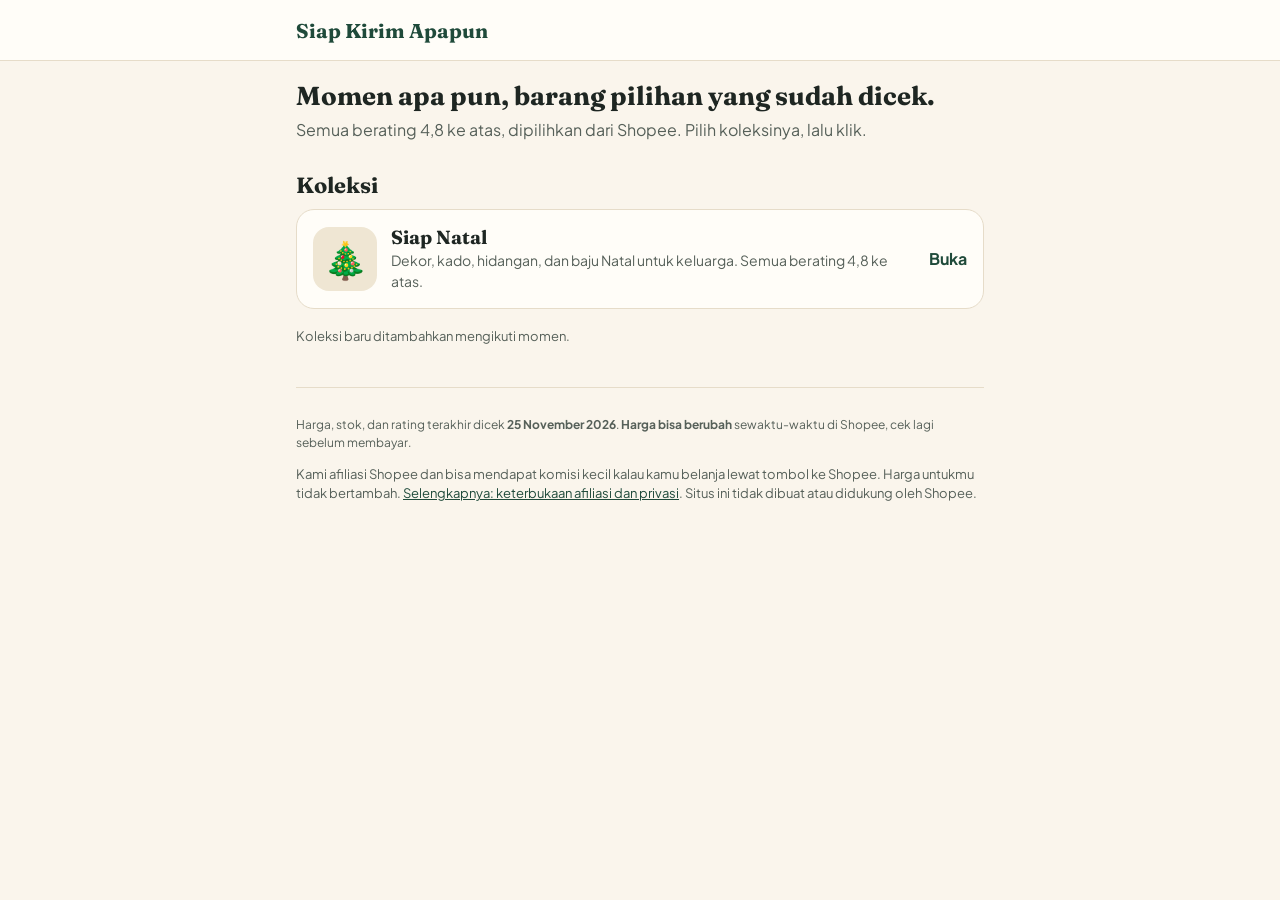
<file: index.html>
<!DOCTYPE html>
<html lang="id">
<head>
<meta charset="utf-8">
<meta name="viewport" content="width=device-width,initial-scale=1">
<title>Siap Kirim Apapun — momen apa pun, barang pilihan yang sudah dicek</title>
<meta name="description" content="Barang pilihan dari Shopee untuk momen apa pun, berating 4,8 ke atas. Pilih koleksinya, lalu klik.">
<link rel="icon" href="data:image/svg+xml,%3Csvg xmlns=%27http://www.w3.org/2000/svg%27 viewBox=%270 0 100 100%27%3E%3Ctext y=%27.9em%27 font-size=%2790%27%3E🎁%3C/text%3E%3C/svg%3E">
<meta property="og:title" content="Siap Kirim Apapun"><meta property="og:description" content="Barang pilihan dari Shopee untuk momen apa pun, berating 4,8 ke atas."><meta property="og:type" content="website">
<link rel="preconnect" href="https://fonts.googleapis.com"><link rel="preconnect" href="https://fonts.gstatic.com" crossorigin>
<link href="https://fonts.googleapis.com/css2?family=Fraunces:wght@600;700&family=Plus+Jakarta+Sans:wght@400;500;600;700&display=swap" rel="stylesheet">
<link rel="stylesheet" href="style.css">
</head>
<body data-page="hub">
<main class="wrap" id="main"></main>
<div class="wrap"><footer class="foot"></footer></div>
<script src="data.js"></script>
<script src="app.js"></script>
</body>
</html>
</file>
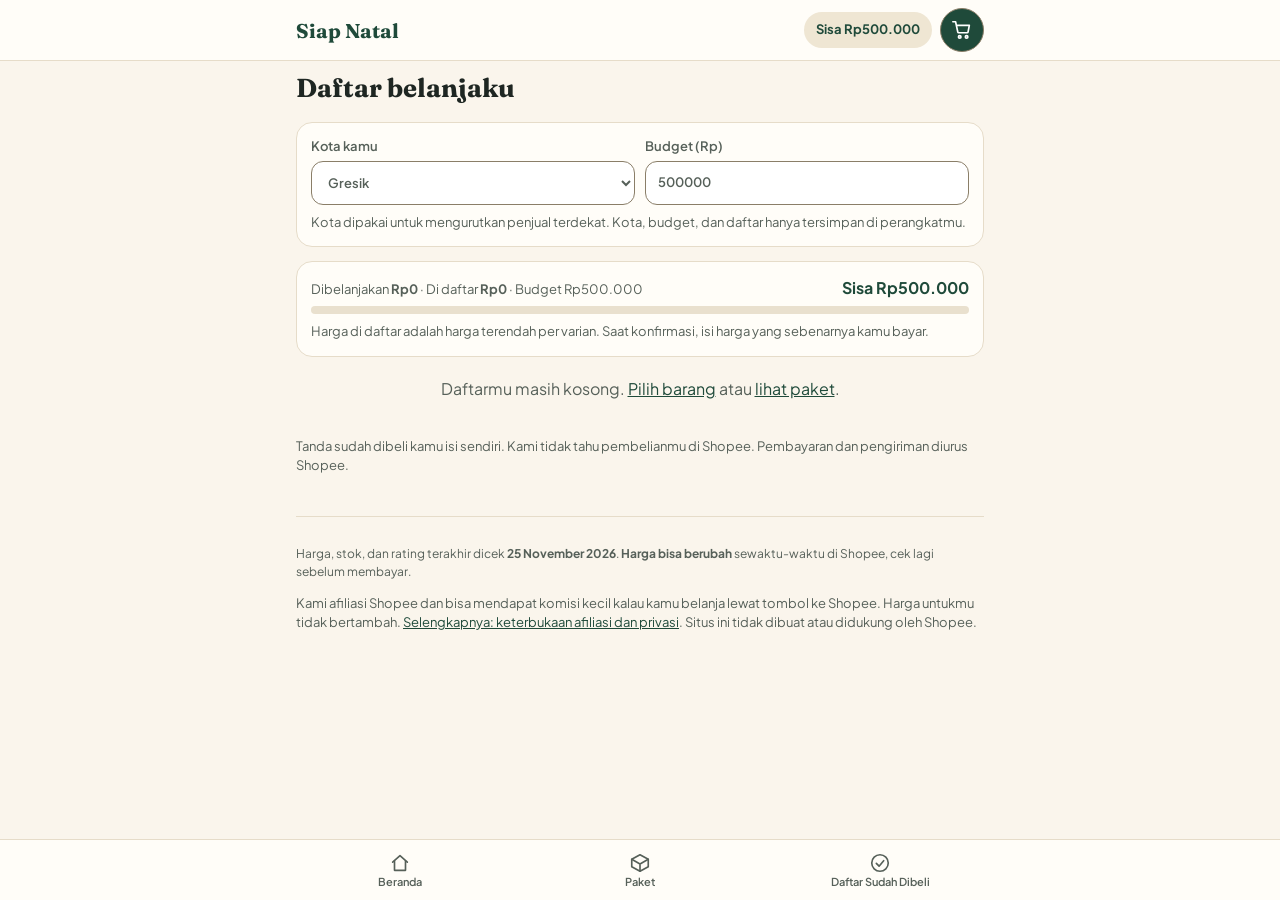
<file: daftar.html>
<!DOCTYPE html>
<html lang="id">
<head>
<meta charset="utf-8">
<meta name="viewport" content="width=device-width,initial-scale=1">
<title>Daftar belanja — Siap Natal</title>
<meta name="description" content="Pilihan perlengkapan Natal berating 4,8 ke atas, sesuai budget, penjual terdekat tampil dulu.">
<link rel="icon" href="data:image/svg+xml,%3Csvg xmlns=%27http://www.w3.org/2000/svg%27 viewBox=%270 0 100 100%27%3E%3Ctext y=%27.9em%27 font-size=%2790%27%3E🎄%3C/text%3E%3C/svg%3E">
<meta property="og:title" content="Daftar belanja — Siap Natal"><meta property="og:description" content="Pilihan perlengkapan Natal berating 4,8 ke atas, sesuai budget, penjual terdekat tampil dulu."><meta property="og:type" content="website">
<link rel="preconnect" href="https://fonts.googleapis.com"><link rel="preconnect" href="https://fonts.gstatic.com" crossorigin>
<link href="https://fonts.googleapis.com/css2?family=Fraunces:wght@600;700&family=Plus+Jakarta+Sans:wght@400;500;600;700&display=swap" rel="stylesheet">
<link rel="stylesheet" href="style.css">
</head>
<body data-page="daftar">
<main class="wrap" id="main"></main>
<div class="wrap"><footer class="foot"></footer></div>
<script src="data.js"></script>
<script src="app.js"></script>
</body>
</html>
</file>
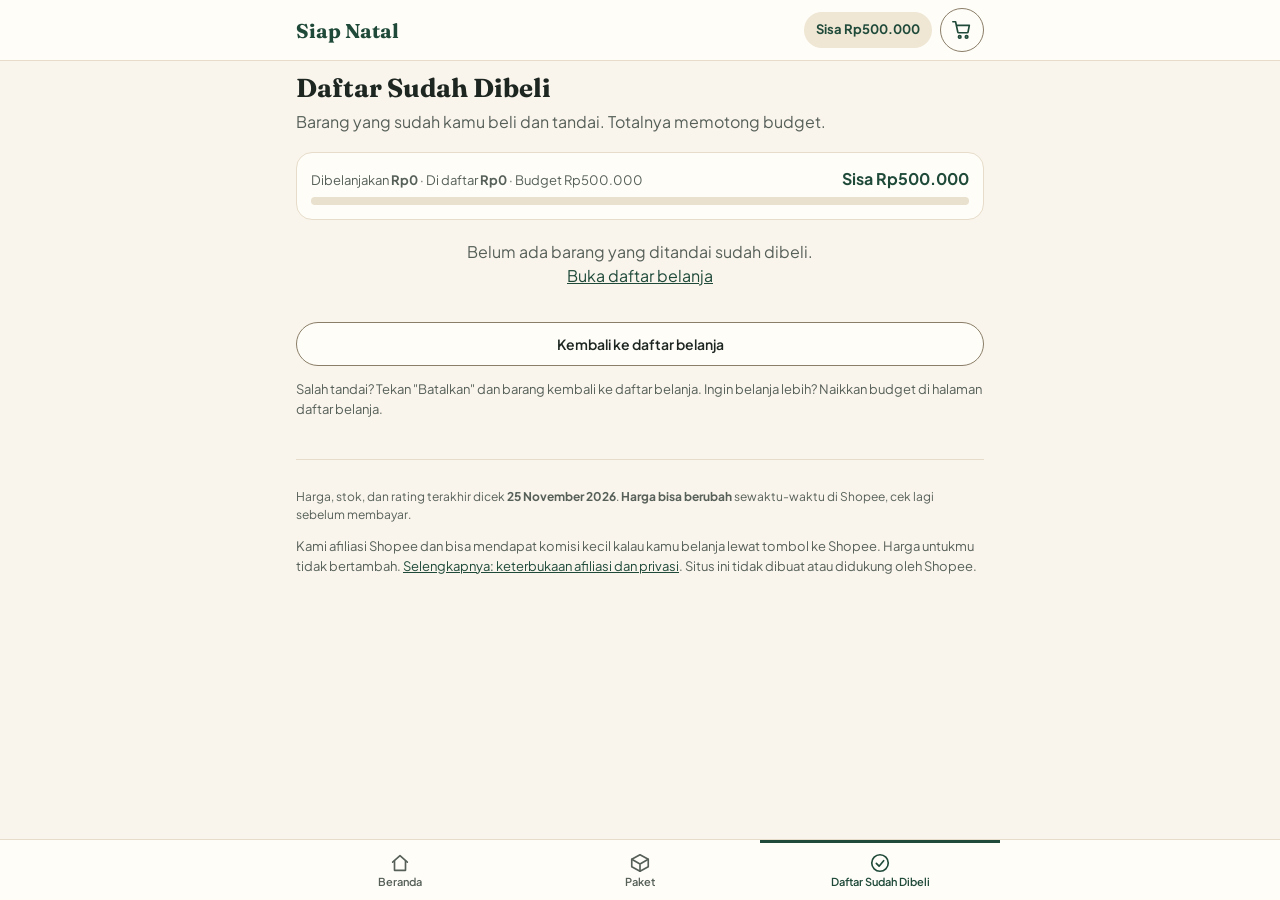
<file: dibeli.html>
<!DOCTYPE html>
<html lang="id">
<head>
<meta charset="utf-8">
<meta name="viewport" content="width=device-width,initial-scale=1">
<title>Daftar Sudah Dibeli — Siap Natal</title>
<meta name="description" content="Pilihan perlengkapan Natal berating 4,8 ke atas, sesuai budget, penjual terdekat tampil dulu.">
<link rel="icon" href="data:image/svg+xml,%3Csvg xmlns=%27http://www.w3.org/2000/svg%27 viewBox=%270 0 100 100%27%3E%3Ctext y=%27.9em%27 font-size=%2790%27%3E🎄%3C/text%3E%3C/svg%3E">
<meta property="og:title" content="Daftar Sudah Dibeli — Siap Natal"><meta property="og:description" content="Pilihan perlengkapan Natal berating 4,8 ke atas, sesuai budget, penjual terdekat tampil dulu."><meta property="og:type" content="website">
<link rel="preconnect" href="https://fonts.googleapis.com"><link rel="preconnect" href="https://fonts.gstatic.com" crossorigin>
<link href="https://fonts.googleapis.com/css2?family=Fraunces:wght@600;700&family=Plus+Jakarta+Sans:wght@400;500;600;700&display=swap" rel="stylesheet">
<link rel="stylesheet" href="style.css">
</head>
<body data-page="dibeli">
<main class="wrap" id="main"></main>
<div class="wrap"><footer class="foot"></footer></div>
<script src="data.js"></script>
<script src="app.js"></script>
</body>
</html>
</file>
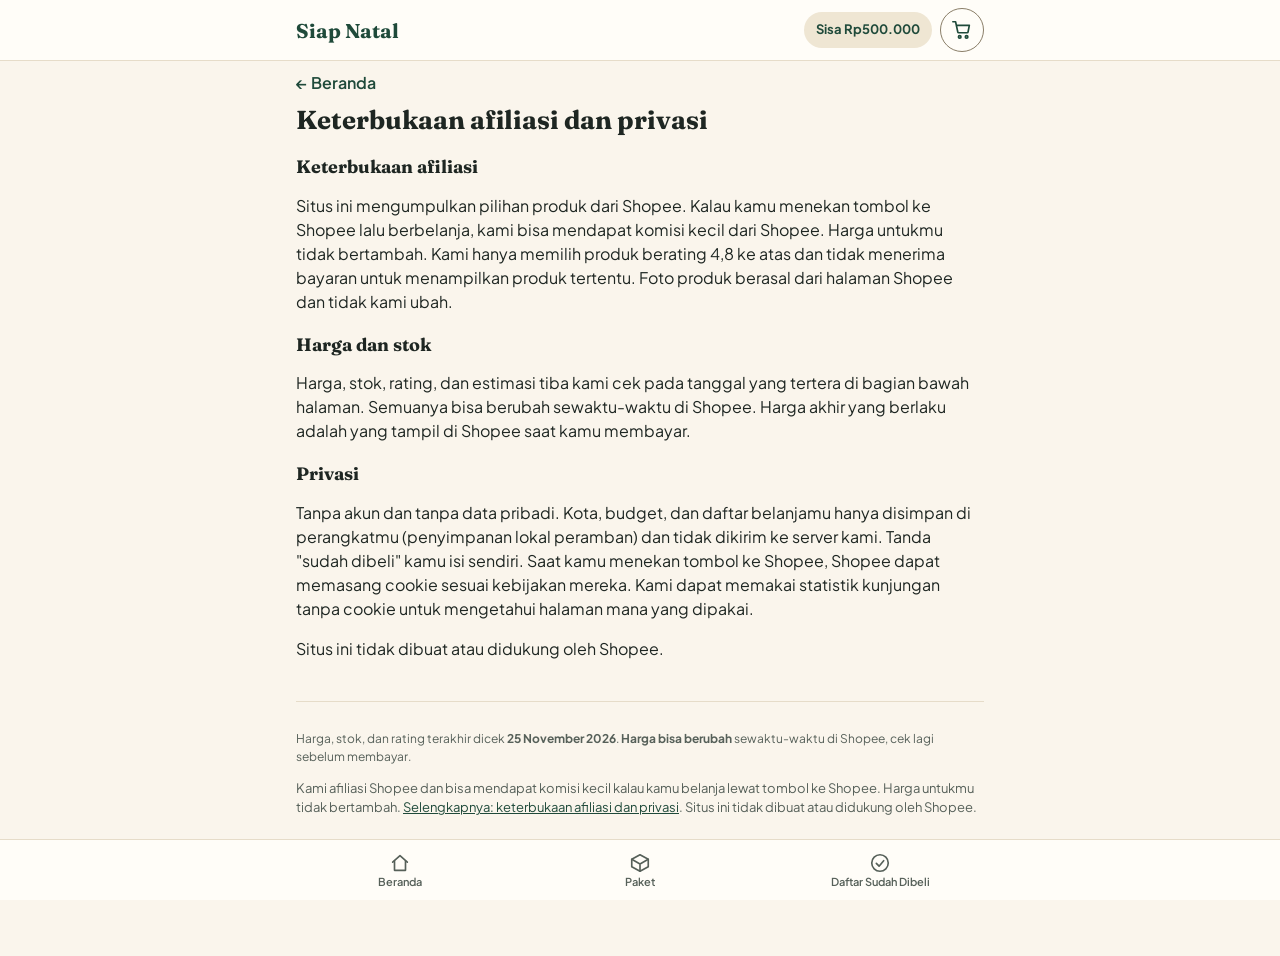
<file: info.html>
<!DOCTYPE html>
<html lang="id">
<head>
<meta charset="utf-8">
<meta name="viewport" content="width=device-width,initial-scale=1">
<title>Keterbukaan afiliasi dan privasi — Siap Natal</title>
<meta name="description" content="Pilihan perlengkapan Natal berating 4,8 ke atas, sesuai budget, penjual terdekat tampil dulu.">
<link rel="icon" href="data:image/svg+xml,%3Csvg xmlns=%27http://www.w3.org/2000/svg%27 viewBox=%270 0 100 100%27%3E%3Ctext y=%27.9em%27 font-size=%2790%27%3E🎄%3C/text%3E%3C/svg%3E">
<meta property="og:title" content="Keterbukaan afiliasi dan privasi — Siap Natal"><meta property="og:description" content="Pilihan perlengkapan Natal berating 4,8 ke atas, sesuai budget, penjual terdekat tampil dulu."><meta property="og:type" content="website">
<link rel="preconnect" href="https://fonts.googleapis.com"><link rel="preconnect" href="https://fonts.gstatic.com" crossorigin>
<link href="https://fonts.googleapis.com/css2?family=Fraunces:wght@600;700&family=Plus+Jakarta+Sans:wght@400;500;600;700&display=swap" rel="stylesheet">
<link rel="stylesheet" href="style.css">
</head>
<body data-page="info">
<main class="wrap" id="main"><a class="back" href="index.html">← Beranda</a><h1 style="font-size:26px">Keterbukaan afiliasi dan privasi</h1>
<h2 style="font-size:18px;margin-top:20px">Keterbukaan afiliasi</h2>
<p>Situs ini mengumpulkan pilihan produk dari Shopee. Kalau kamu menekan tombol ke Shopee lalu berbelanja, kami bisa mendapat komisi kecil dari Shopee. Harga untukmu tidak bertambah. Kami hanya memilih produk berating 4,8 ke atas dan tidak menerima bayaran untuk menampilkan produk tertentu. Foto produk berasal dari halaman Shopee dan tidak kami ubah.</p>
<h2 style="font-size:18px;margin-top:20px">Harga dan stok</h2>
<p>Harga, stok, rating, dan estimasi tiba kami cek pada tanggal yang tertera di bagian bawah halaman. Semuanya bisa berubah sewaktu-waktu di Shopee. Harga akhir yang berlaku adalah yang tampil di Shopee saat kamu membayar.</p>
<h2 style="font-size:18px;margin-top:20px">Privasi</h2>
<p>Tanpa akun dan tanpa data pribadi. Kota, budget, dan daftar belanjamu hanya disimpan di perangkatmu (penyimpanan lokal peramban) dan tidak dikirim ke server kami. Tanda "sudah dibeli" kamu isi sendiri. Saat kamu menekan tombol ke Shopee, Shopee dapat memasang cookie sesuai kebijakan mereka. Kami dapat memakai statistik kunjungan tanpa cookie untuk mengetahui halaman mana yang dipakai.</p>
<p>Situs ini tidak dibuat atau didukung oleh Shopee.</p></main>
<div class="wrap"><footer class="foot"></footer></div>
<script src="data.js"></script>
<script src="app.js"></script>
</body>
</html>
</file>
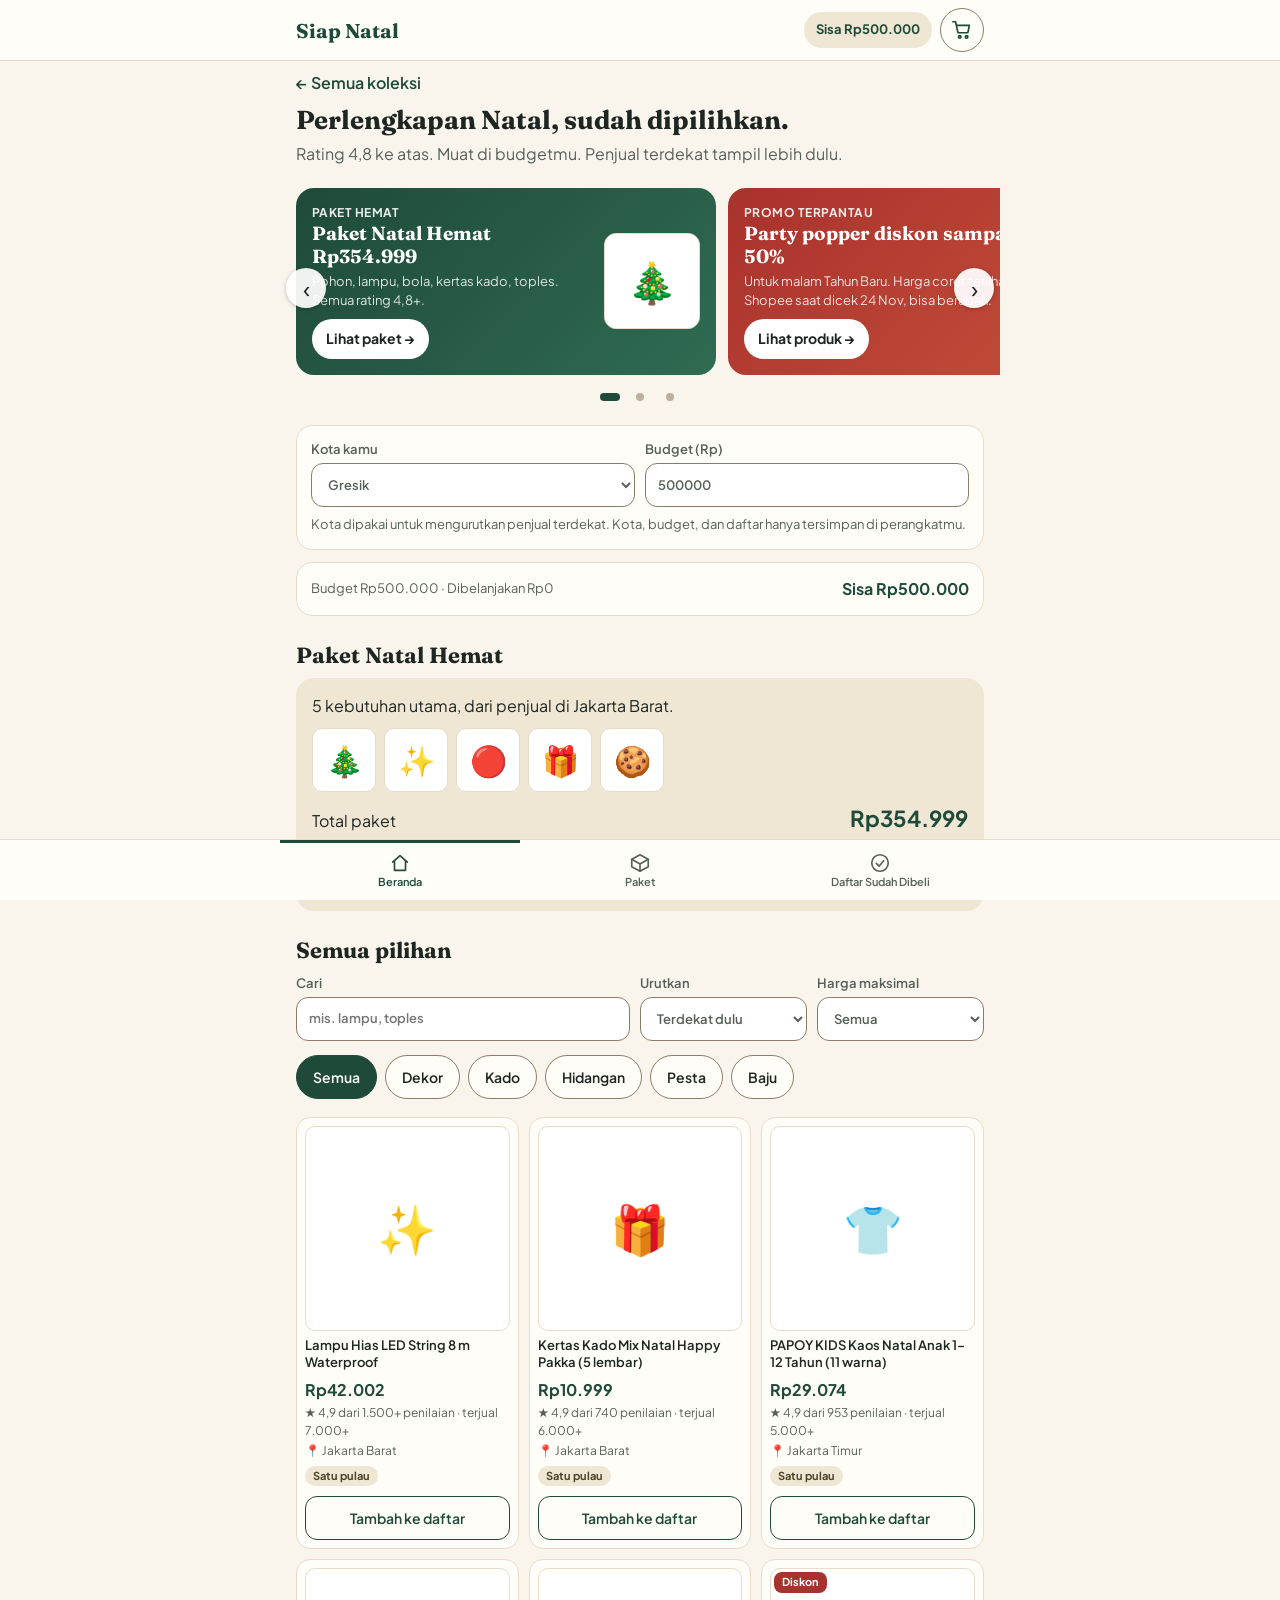
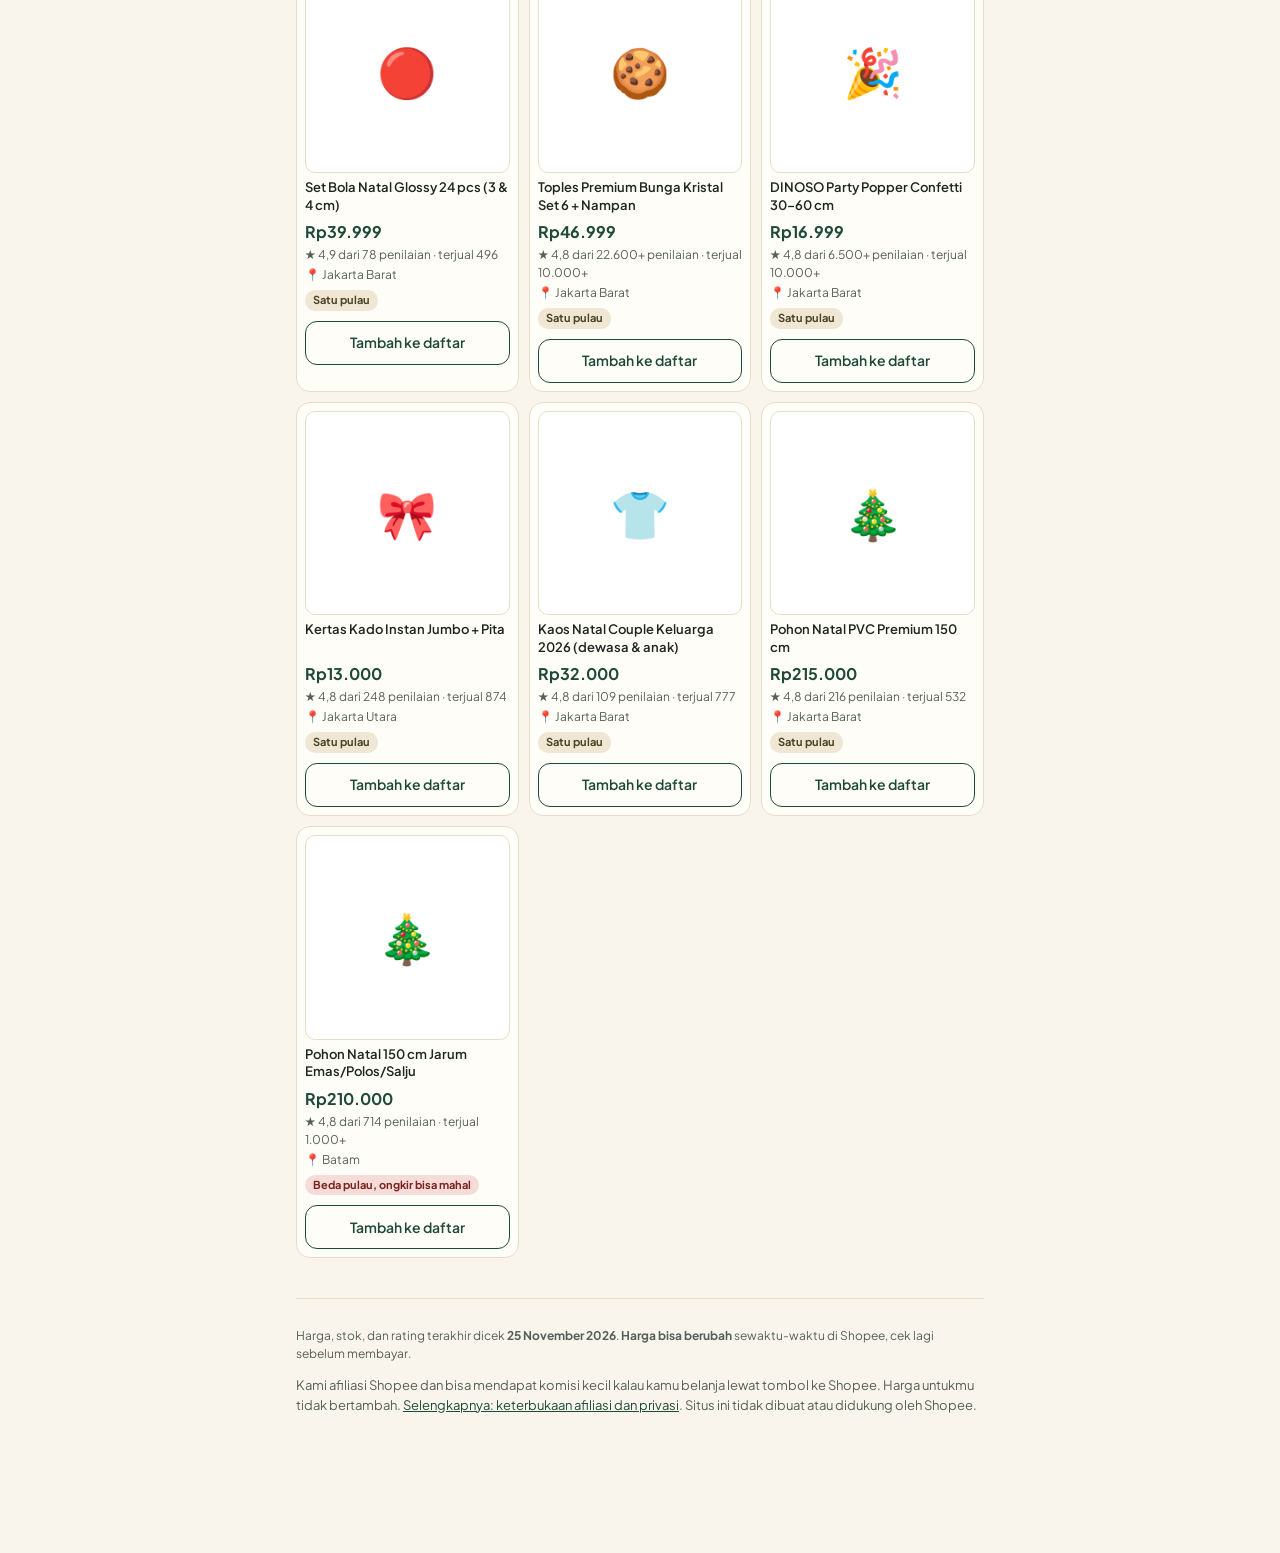
<file: natal.html>
<!DOCTYPE html>
<html lang="id">
<head>
<meta charset="utf-8">
<meta name="viewport" content="width=device-width,initial-scale=1">
<title>Siap Natal — asisten belanja Natal untuk ibu</title>
<meta name="description" content="Pilihan perlengkapan Natal berating 4,8 ke atas, sesuai budget, penjual terdekat tampil dulu.">
<link rel="icon" href="data:image/svg+xml,%3Csvg xmlns=%27http://www.w3.org/2000/svg%27 viewBox=%270 0 100 100%27%3E%3Ctext y=%27.9em%27 font-size=%2790%27%3E🎄%3C/text%3E%3C/svg%3E">
<meta property="og:title" content="Siap Natal — asisten belanja Natal untuk ibu"><meta property="og:description" content="Pilihan perlengkapan Natal berating 4,8 ke atas, sesuai budget, penjual terdekat tampil dulu."><meta property="og:type" content="website">
<link rel="preconnect" href="https://fonts.googleapis.com"><link rel="preconnect" href="https://fonts.gstatic.com" crossorigin>
<link href="https://fonts.googleapis.com/css2?family=Fraunces:wght@600;700&family=Plus+Jakarta+Sans:wght@400;500;600;700&display=swap" rel="stylesheet">
<link rel="stylesheet" href="style.css">
</head>
<body data-page="index" data-col="natal">
<main class="wrap" id="main"></main>
<div class="wrap"><footer class="foot"></footer></div>
<script src="data.js"></script>
<script src="app.js"></script>
</body>
</html>
</file>
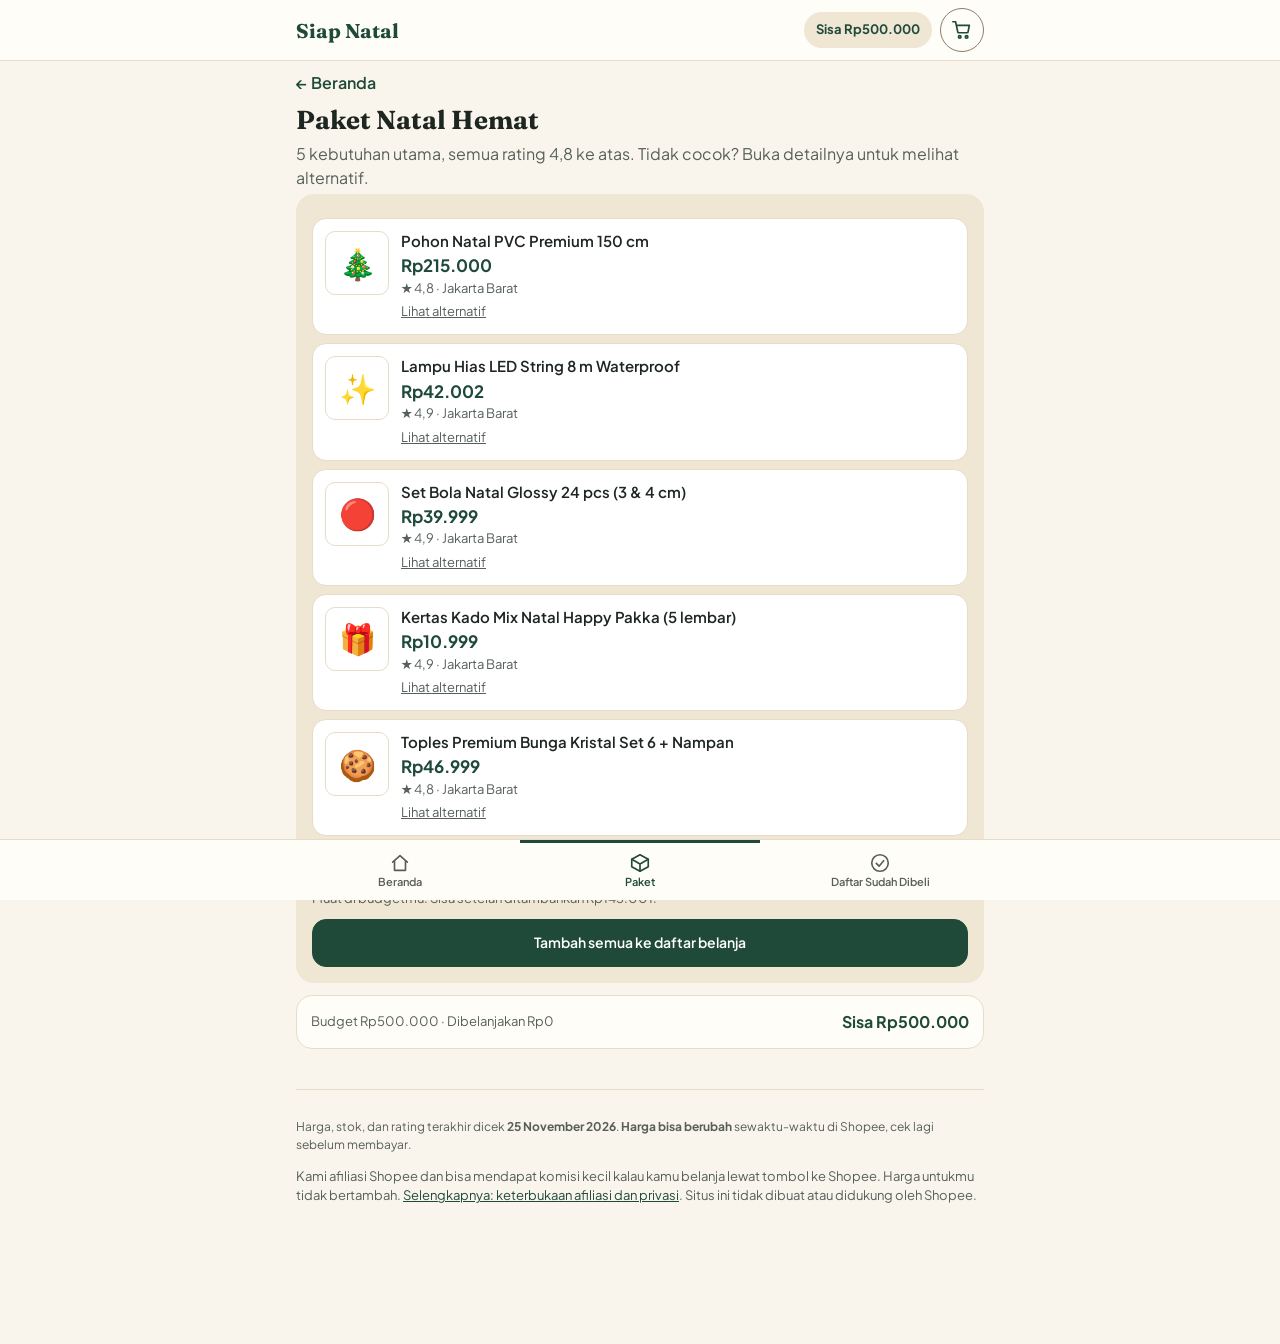
<file: paket.html>
<!DOCTYPE html>
<html lang="id">
<head>
<meta charset="utf-8">
<meta name="viewport" content="width=device-width,initial-scale=1">
<title>Paket Natal Hemat — Siap Natal</title>
<meta name="description" content="Pilihan perlengkapan Natal berating 4,8 ke atas, sesuai budget, penjual terdekat tampil dulu.">
<link rel="icon" href="data:image/svg+xml,%3Csvg xmlns=%27http://www.w3.org/2000/svg%27 viewBox=%270 0 100 100%27%3E%3Ctext y=%27.9em%27 font-size=%2790%27%3E🎄%3C/text%3E%3C/svg%3E">
<meta property="og:title" content="Paket Natal Hemat — Siap Natal"><meta property="og:description" content="Pilihan perlengkapan Natal berating 4,8 ke atas, sesuai budget, penjual terdekat tampil dulu."><meta property="og:type" content="website">
<link rel="preconnect" href="https://fonts.googleapis.com"><link rel="preconnect" href="https://fonts.gstatic.com" crossorigin>
<link href="https://fonts.googleapis.com/css2?family=Fraunces:wght@600;700&family=Plus+Jakarta+Sans:wght@400;500;600;700&display=swap" rel="stylesheet">
<link rel="stylesheet" href="style.css">
</head>
<body data-page="paket">
<main class="wrap" id="main"></main>
<div class="wrap"><footer class="foot"></footer></div>
<script src="data.js"></script>
<script src="app.js"></script>
</body>
</html>
</file>
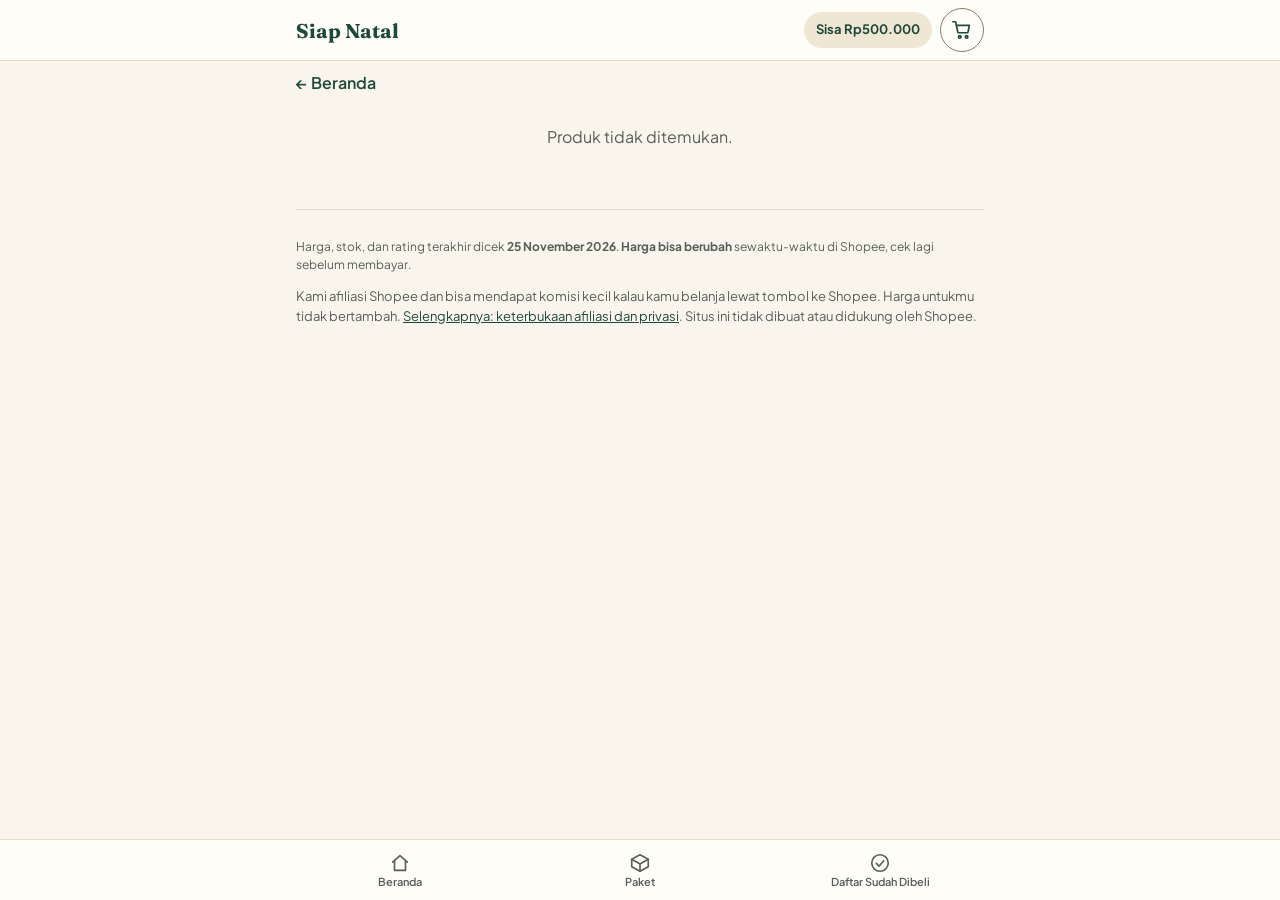
<file: produk.html>
<!DOCTYPE html>
<html lang="id">
<head>
<meta charset="utf-8">
<meta name="viewport" content="width=device-width,initial-scale=1">
<title>Detail produk — Siap Natal</title>
<meta name="description" content="Pilihan perlengkapan Natal berating 4,8 ke atas, sesuai budget, penjual terdekat tampil dulu.">
<link rel="icon" href="data:image/svg+xml,%3Csvg xmlns=%27http://www.w3.org/2000/svg%27 viewBox=%270 0 100 100%27%3E%3Ctext y=%27.9em%27 font-size=%2790%27%3E🎄%3C/text%3E%3C/svg%3E">
<meta property="og:title" content="Detail produk — Siap Natal"><meta property="og:description" content="Pilihan perlengkapan Natal berating 4,8 ke atas, sesuai budget, penjual terdekat tampil dulu."><meta property="og:type" content="website">
<link rel="preconnect" href="https://fonts.googleapis.com"><link rel="preconnect" href="https://fonts.gstatic.com" crossorigin>
<link href="https://fonts.googleapis.com/css2?family=Fraunces:wght@600;700&family=Plus+Jakarta+Sans:wght@400;500;600;700&display=swap" rel="stylesheet">
<link rel="stylesheet" href="style.css">
</head>
<body data-page="produk">
<main class="wrap" id="main"></main>
<div class="wrap"><footer class="foot"></footer></div>
<script src="data.js"></script>
<script src="app.js"></script>
</body>
</html>
</file>
<file: style.css>
:root{--ground:#FAF5EC;--surface:#FFFDF8;--line:#E6DCC9;--line2:#8A7E68;--text:#1E2622;--muted:#566059;--pri:#1F4A3A;--berry:#A8322D;--sand:#EFE6D3;--amber:#FFF3D6;--amberl:#E0B24A}
*{box-sizing:border-box}html{-webkit-text-size-adjust:100%;scroll-behavior:smooth}
body{margin:0;background:var(--ground);color:var(--text);font:400 16px/1.5 'Plus Jakarta Sans',system-ui,sans-serif}
h1,h2,h3{font-family:Fraunces,Georgia,serif;margin:0;line-height:1.2}
a{color:var(--pri)}button,select,input{font:inherit;color:inherit}
:focus-visible{outline:3px solid #2F6FED;outline-offset:2px}
.wrap{max-width:720px;margin:0 auto;padding:0 16px}
header.top{position:sticky;top:0;z-index:5;background:var(--surface);border-bottom:1px solid var(--line)}
header.top .wrap{display:flex;align-items:center;gap:8px;min-height:60px;justify-content:space-between}
.brand{font:700 20px Fraunces,Georgia,serif;color:var(--pri);text-decoration:none}
.badge{min-width:20px;height:20px;padding:0 5px;margin-left:4px;border-radius:10px;background:var(--berry);color:#fff;font-size:12px;font-weight:700;display:inline-flex;align-items:center;justify-content:center}
.badge:empty{display:none}
.chip,.btn{min-height:44px;border-radius:22px;border:1px solid var(--line2);background:var(--surface);padding:0 16px;font-weight:600;font-size:14px;cursor:pointer;display:inline-flex;align-items:center;justify-content:center;gap:6px;text-decoration:none;color:var(--text)}
.chip[aria-pressed=true]{background:var(--pri);color:#fff;border-color:var(--pri)}
.btn.pri{background:var(--pri);border-color:var(--pri);color:#fff;border-radius:14px;min-height:48px}
.btn.out{border:1.5px solid var(--pri);color:var(--pri);border-radius:12px}
.btn.full{width:100%}.btn[disabled]{opacity:.55;cursor:default}
.lnk{background:none;border:0;color:var(--muted);text-decoration:underline;cursor:pointer;min-height:44px;padding:0 8px;font-size:13px}
.hero{padding:20px 0 4px}.hero h1{font-size:26px}.hero p{color:var(--muted);margin:6px 0 0}
.panel{background:var(--surface);border:1px solid var(--line);border-radius:16px;padding:14px;margin-top:14px}
.row{display:flex;gap:10px;flex-wrap:wrap;align-items:flex-end}
label.f{display:flex;flex-direction:column;gap:4px;font-size:13px;color:var(--muted);font-weight:600;flex:1;min-width:140px}
select,input[type=number],input[type=search]{min-height:44px;border:1px solid var(--line2);border-radius:12px;background:#fff;padding:0 12px;width:100%}
.note{font-size:13px;color:var(--muted)}
.bar{display:flex;height:8px;border-radius:4px;background:#E9E0CE;overflow:hidden;margin-top:6px}
.bar>i{display:block;height:100%;background:var(--pri)}.bar>i.pl{background:#8FB5A3}.bar.over>i{background:var(--berry)}.bar.over>i.pl{background:#D98A85}
section{margin-top:26px}section>h2{font-size:22px;margin-bottom:10px}
/* banner */
.ban{display:flex;gap:12px;overflow-x:auto;scroll-snap-type:x mandatory;padding:4px 16px 10px;margin:14px -16px 0;scrollbar-width:none}
.ban::-webkit-scrollbar{display:none}
.slide{flex:0 0 86%;max-width:420px;scroll-snap-align:center;border-radius:18px;padding:16px;min-height:150px;display:flex;gap:12px;align-items:stretch;text-decoration:none;color:#fff;position:relative;overflow:hidden}
.s1{background:linear-gradient(135deg,#1F4A3A,#2F6B52)}.s2{background:linear-gradient(135deg,#A8322D,#C8513A)}.s3{background:linear-gradient(135deg,#6B4F1D,#9A7426)}
.slide .tx{flex:1;display:flex;flex-direction:column;justify-content:space-between;gap:8px;min-width:0}
.slide .k{font-size:12px;font-weight:700;letter-spacing:.04em;text-transform:uppercase;opacity:.9}
.slide h3{font-size:19px;color:#fff}
.slide .cta{align-self:flex-start;background:#fff;color:#1E2622;border-radius:20px;padding:0 14px;min-height:40px;display:inline-flex;align-items:center;font-weight:700;font-size:14px}
.slide .im{flex:none;width:96px;height:96px;align-self:center;border-radius:12px;background:#fff;overflow:hidden;display:flex;align-items:center;justify-content:center;font-size:40px}
.slide .fine{font-size:11px;opacity:.85}
/* thumbs */
.th{background:#fff;border:1px solid var(--line);overflow:hidden;display:flex;align-items:center;justify-content:center;font-size:30px;flex:none}
.th img{width:100%;height:100%;object-fit:contain;display:block}
.th.l{width:84px;height:84px;border-radius:12px}.th.m{width:64px;height:64px;border-radius:10px}.th.xl{width:100%;aspect-ratio:1/1;max-height:360px;border-radius:14px;font-size:90px}
/* cards */
.card{display:flex;gap:12px;background:var(--surface);border:1px solid var(--line);border-radius:14px;padding:12px;margin-top:10px}
.card .b{flex:1;min-width:0}.card h3{font:600 15px/1.35 'Plus Jakarta Sans',sans-serif}.card h3 a{color:var(--text);text-decoration:none}
.card.dim{opacity:.7}
.price{font-weight:700;color:var(--pri);font-size:17px;margin-top:2px}.meta{font-size:13px;color:var(--muted)}
.tag{display:inline-block;font-size:12px;font-weight:700;padding:2px 8px;border-radius:10px;margin-right:6px;margin-top:4px}
.t0,.t1{background:#DCEBDD;color:#1B4B2B}.t2{background:#EFE6D3;color:#4D4326}.t3{background:#F6DCD9;color:#7A2420}.tp{background:#FBE4C8;color:#7A3E00}
.why{font-size:13px;margin:6px 0 0;color:#3F4A44}.acts{display:flex;gap:8px;margin-top:10px;flex-wrap:wrap}
.empty{padding:20px;text-align:center;color:var(--muted)}
.doneTag{display:inline-flex;align-items:center;min-height:44px;font-weight:700;color:var(--pri)}
.paket{background:var(--sand);border-radius:18px;padding:16px}
.thumbs{display:flex;gap:8px;margin:10px 0}.tot{display:flex;justify-content:space-between;align-items:baseline;gap:10px;flex-wrap:wrap;margin:8px 0 12px}.tot b{font-size:22px;color:var(--pri)}
.chips{display:flex;gap:8px;overflow-x:auto;padding:4px 0 8px;margin-top:10px}.chips .chip{flex:none}
/* daftar */
.item{border:1.5px solid var(--line);border-radius:16px;background:var(--surface);margin-top:12px;padding:12px}
.item .irow{display:flex;gap:12px;align-items:center}.item .nm{font-size:14px;font-weight:600;line-height:1.3}
.step{font-size:12px;font-weight:700;color:var(--pri);margin:10px 0 6px;text-transform:uppercase;letter-spacing:.04em}
.item.st-open{background:var(--amber);border-color:var(--amberl)}
.item.st-open .stat{font-weight:700;margin:10px 0 2px}
.two{display:grid;grid-template-columns:1fr 1fr;gap:8px;margin-top:8px}
.item .sub{display:flex;gap:4px;justify-content:center;flex-wrap:wrap;margin-top:2px}
.item.pulse{animation:pulse 1.2s 2}@keyframes pulse{50%{box-shadow:0 0 0 6px rgba(224,178,74,.5)}}
.item.done{opacity:.9;padding:8px 12px}.item.done .irow{gap:10px}
details{margin-top:12px}summary{cursor:pointer;min-height:44px;display:flex;align-items:center;font-weight:600;color:var(--pri)}
.notice{background:var(--amber);border:1.5px solid var(--amberl);border-radius:14px;padding:12px;margin-top:14px;font-size:14px}
dialog{border:1px solid var(--line2);border-radius:16px;padding:18px;max-width:420px;width:calc(100% - 32px);background:var(--surface);color:var(--text)}dialog::backdrop{background:rgba(30,38,34,.45)}
footer{margin:40px 0 60px;padding-top:16px;border-top:1px solid var(--line);font-size:13px;color:var(--muted)}
.back{display:inline-flex;align-items:center;min-height:44px;font-weight:600;text-decoration:none}
.stale{font-size:12px;color:var(--muted)}
@media (prefers-reduced-motion:reduce){html{scroll-behavior:auto}.item.pulse{animation:none}}

body{padding-bottom:78px}
.hr{display:flex;align-items:center;gap:8px}
.bchip{min-height:36px;display:inline-flex;align-items:center;padding:0 12px;border-radius:18px;background:var(--sand);color:var(--pri);font-weight:700;font-size:13px;text-decoration:none}.bchip.over{background:#F6DCD9;color:var(--berry)}
.cartbtn{position:relative;width:44px;height:44px;display:inline-flex;align-items:center;justify-content:center;border-radius:22px;border:1px solid var(--line2);color:var(--pri);background:var(--surface)}
.cartbtn.on{background:var(--pri);color:#fff}.cartbtn .badge{position:absolute;top:-4px;right:-4px;margin:0}
nav.tabs{position:fixed;left:0;right:0;bottom:0;z-index:6;background:var(--surface);border-top:1px solid var(--line);display:flex;justify-content:center;padding-bottom:env(safe-area-inset-bottom)}
nav.tabs a{flex:1;max-width:240px;min-height:60px;display:flex;flex-direction:column;align-items:center;justify-content:center;gap:2px;text-decoration:none;color:var(--muted);font-size:11px;font-weight:600;text-align:center;line-height:1.15;padding:4px}
nav.tabs a[aria-current=page]{color:var(--pri);box-shadow:inset 0 3px 0 var(--pri)}
#toast{position:fixed;left:12px;right:12px;bottom:72px;z-index:9;max-width:480px;margin:0 auto;background:#1E2622;color:#fff;border-radius:14px;padding:12px 14px;display:none;justify-content:space-between;align-items:center;gap:10px;font-size:14px}
#toast.on{display:flex}#toast a{color:#fff;font-weight:700;min-height:44px;display:inline-flex;align-items:center;padding:0 6px}
.sticky{position:fixed;left:0;right:0;bottom:60px;z-index:5;background:var(--surface);border-top:1px solid var(--line);padding:8px 16px;display:flex;justify-content:space-between;align-items:center;gap:10px}
body[data-page=produk]{padding-bottom:140px}
.grid{display:grid;grid-template-columns:repeat(2,minmax(0,1fr));gap:10px;margin-top:10px}
@media(min-width:620px){.grid{grid-template-columns:repeat(3,minmax(0,1fr))}}
.gc{background:var(--surface);border:1px solid var(--line);border-radius:14px;padding:8px;display:flex;flex-direction:column;gap:2px;position:relative}
.gc.dim{opacity:.7}.gl{color:inherit;text-decoration:none}.gl h3{font:600 13px/1.35 'Plus Jakarta Sans',sans-serif;margin:6px 0 2px;display:-webkit-box;-webkit-line-clamp:2;-webkit-box-orient:vertical;overflow:hidden;min-height:2.7em}
.gc .price{font-size:16px}.gc .meta{font-size:12px}.gc .tag{align-self:flex-start;font-size:11px}
.th.sq{width:100%;aspect-ratio:1/1;border-radius:10px;font-size:48px}
.ribbon{position:absolute;top:12px;left:12px;background:var(--berry);color:#fff;font-size:11px;font-weight:700;padding:2px 8px;border-radius:8px}
.bw{position:relative;margin:14px -16px 0}
.ban{margin:0;padding:4px 16px 8px;scroll-padding:0 16px}
.slide{flex:0 0 84%}
.bn{position:absolute;top:46%;transform:translateY(-50%);width:40px;height:40px;border-radius:20px;border:0;background:rgba(255,255,255,.92);color:var(--text);font-size:24px;line-height:1;cursor:pointer;box-shadow:0 1px 4px rgba(0,0,0,.25);z-index:2}
.bn.prev{left:6px}.bn.next{right:6px}
.dots{display:flex;justify-content:center;gap:2px}.dots button{width:28px;height:28px;border:0;background:none;position:relative;cursor:pointer}
.dots button::after{content:"";position:absolute;left:50%;top:50%;width:8px;height:8px;margin:-4px 0 0 -4px;border-radius:4px;background:#BDB19A}
.dots button[aria-current=true]::after{background:var(--pri);width:20px;margin-left:-10px}
.ban{cursor:grab}.ban:active{cursor:grabbing}
.item.done .irow .lnk{flex:none}

/* hub koleksi */
.kol{display:grid;gap:12px}
.kc{display:flex;gap:14px;align-items:center;background:var(--surface);border:1px solid var(--line);border-radius:18px;padding:16px;text-decoration:none;color:inherit;min-height:88px}
.kc:hover{border-color:var(--pri)}
.ke{font-size:36px;width:64px;height:64px;border-radius:16px;background:var(--sand);display:flex;align-items:center;justify-content:center;flex:none}
.kt{flex:1;min-width:0}.kt h3{font-size:19px}.kd{display:block;color:var(--muted);font-size:14px;margin-top:2px}
.kn{display:inline-block;margin-top:6px;font-size:12px;font-weight:700;color:var(--pri)}
.ka{flex:none;font-weight:700;color:var(--pri)}
</file>
